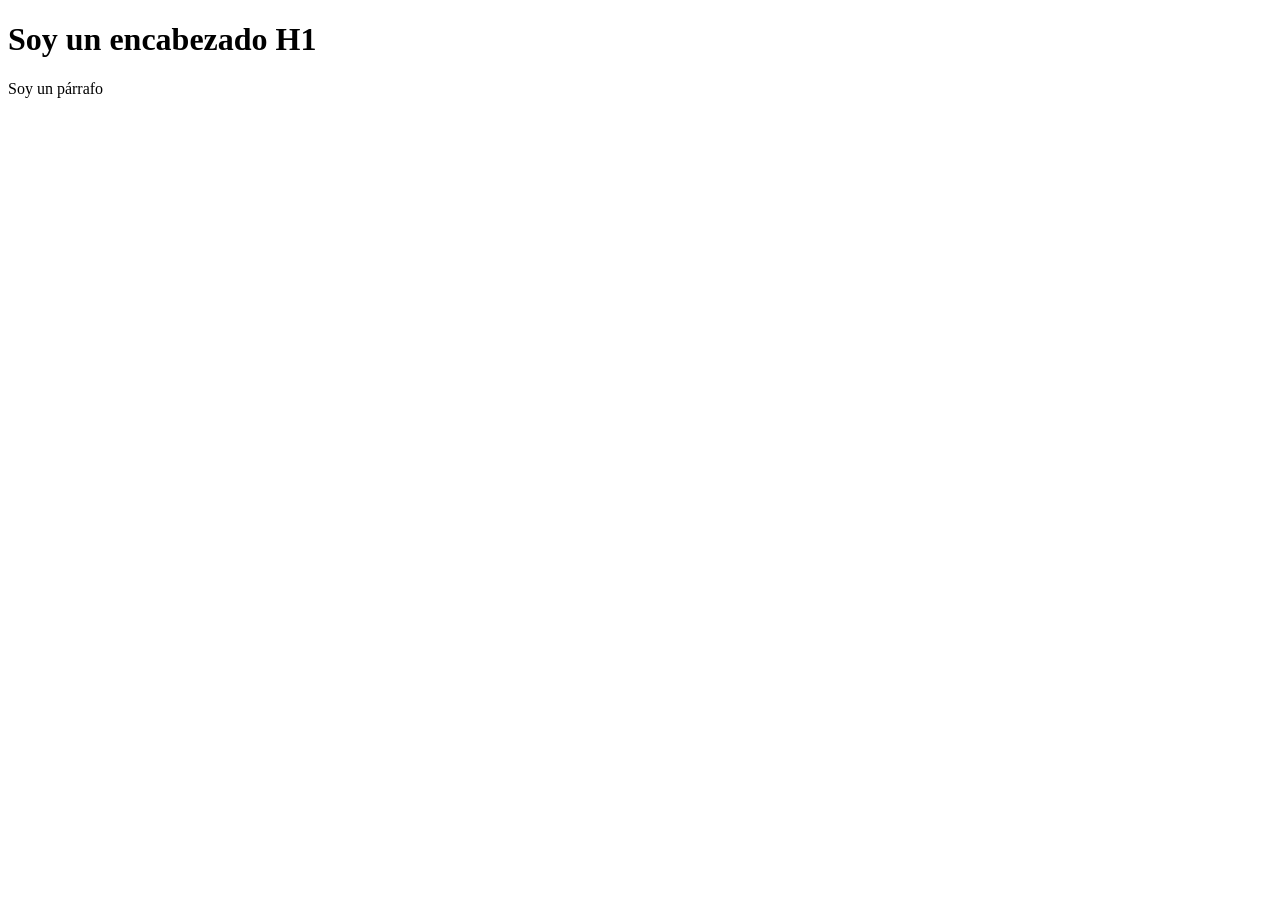
<file: Practica1/INDEX.html>
<!DOCTYPE html>
<html lang="en">
<head>
    <meta charset="UTF-8">
    <meta name="viewport" content="width=device-width, initial-scale=1.0">
    <title>Document</title>
</head>
<body>
    <h1>Soy un encabezado H1</h1>
    <p>Soy un párrafo</p>
</body>
</html>
</file>
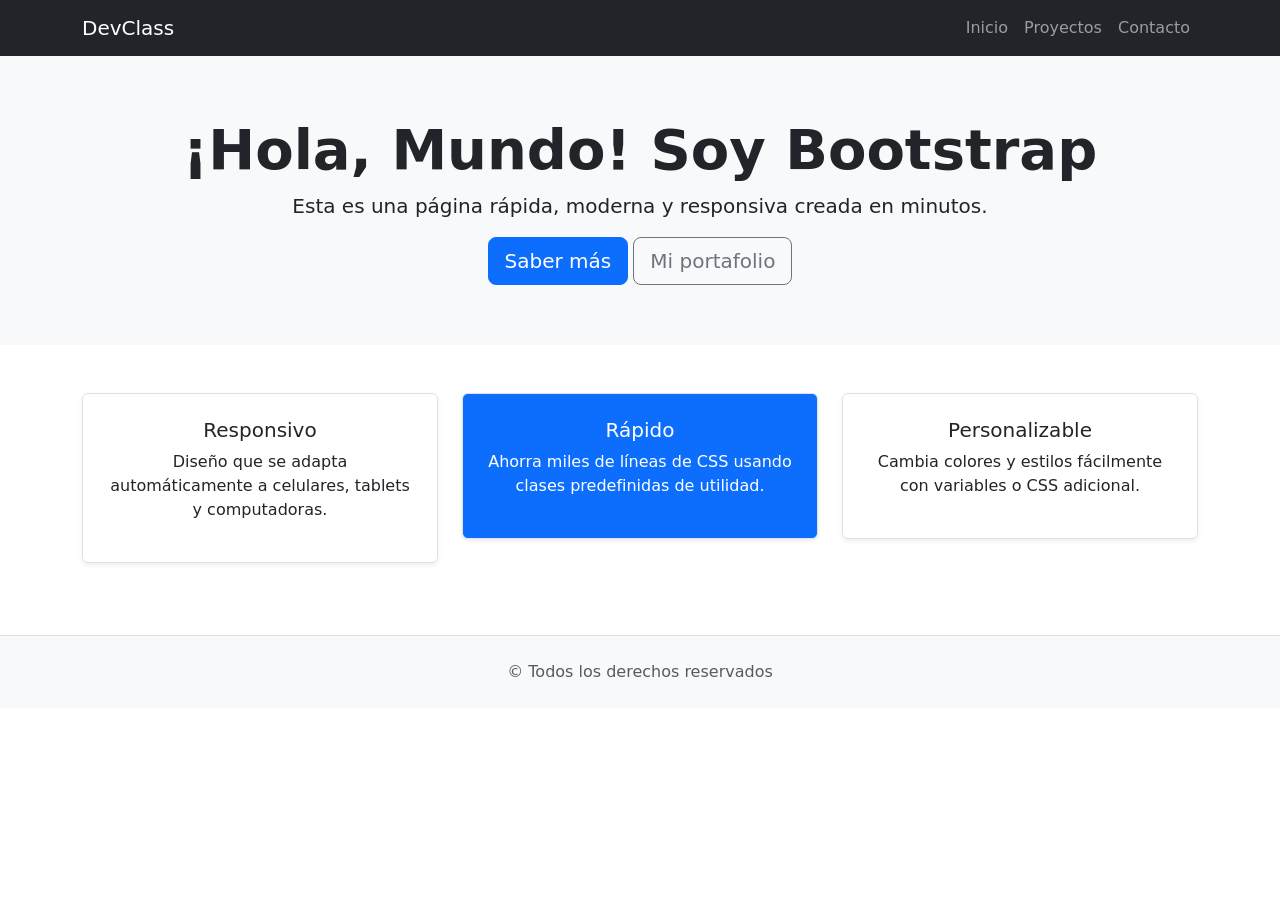
<file: Practica1Bootstrap/index.html>
<!DOCTYPE html>
<html lang="es">
<head>
<meta charset="UTF-8">
<meta name="viewport" content="width=device-width, initial-scale=1.0">
<title>Mi Primera Página con Bootstrap</title>
<link href="https://cdn.jsdelivr.net/npm/bootstrap@5.3.0/dist/css/bootstrap.min.css" rel="stylesheet">
<script src="https://cdn.jsdelivr.net/npm/bootstrap@5.3.0/dist/js/bootstrap.bundle.min.js"></script>
<style>
.hero-section {
background-color: #f8f9fa;
padding: 60px 0;
}
</style>
</head>
<nav class="navbar navbar-expand-lg navbar-dark bg-dark">
<div class="container">
<a class="navbar-brand" href="#">DevClass</a>
<button class="navbar-toggler" type="button" data-bs-toggle="collapse" data-bs
target="#navbarNav">
<span class="navbar-toggler-icon"></span>
</button>
<div class="collapse navbar-collapse" id="navbarNav">
<ul class="navbar-nav ms-auto">
<li class="nav-item"><a class="nav-link" href="#">Inicio</a></li>
<li class="nav-item"><a class="nav-link" href="#">Proyectos</a></li>
<li class="nav-item"><a class="nav-link" href="#">Contacto</a></li>
</ul>
</div>
</div>
</nav>
<header class="hero-section text-center">
<div class="container">
<h1 class="display-4 fw-bold">¡Hola, Mundo! Soy Bootstrap</h1>
<p class="lead">Esta es una página rápida, moderna y responsiva creada en minutos.</p>
<a href="#" class="btn btn-primary btn-lg">Saber más</a>
<a href="#" class="btn btn-outline-secondary btn-lg">Mi portafolio</a>
</div>
</header>
<main class="container my-5">
<div class="row text-center">
<div class="col-md-4 mb-4">
<div class="p-4 border rounded shadow-sm">
<h3 class="h5">Responsivo</h3>
<p>Diseño que se adapta automáticamente a celulares, tablets y computadoras.</p>
</div>
</div>
<div class="col-md-4 mb-4">
<div class="p-4 border rounded shadow-sm bg-primary text-white">
<h3 class="h5">Rápido</h3>
<p>Ahorra miles de líneas de CSS usando clases predefinidas de utilidad.</p>
</div>
</div>
<div class="col-md-4 mb-4">
<div class="p-4 border rounded shadow-sm">
<h3 class="h5">Personalizable</h3>
<p>Cambia colores y estilos fácilmente con variables o CSS adicional.</p>
</div>
</div>
</div>
</main>
<footer class="bg-light text-center py-4 border-top">
<p class="text-muted mb-0">&copy; Todos los derechos reservados</p>
</footer>
</body>
</html>
</file>
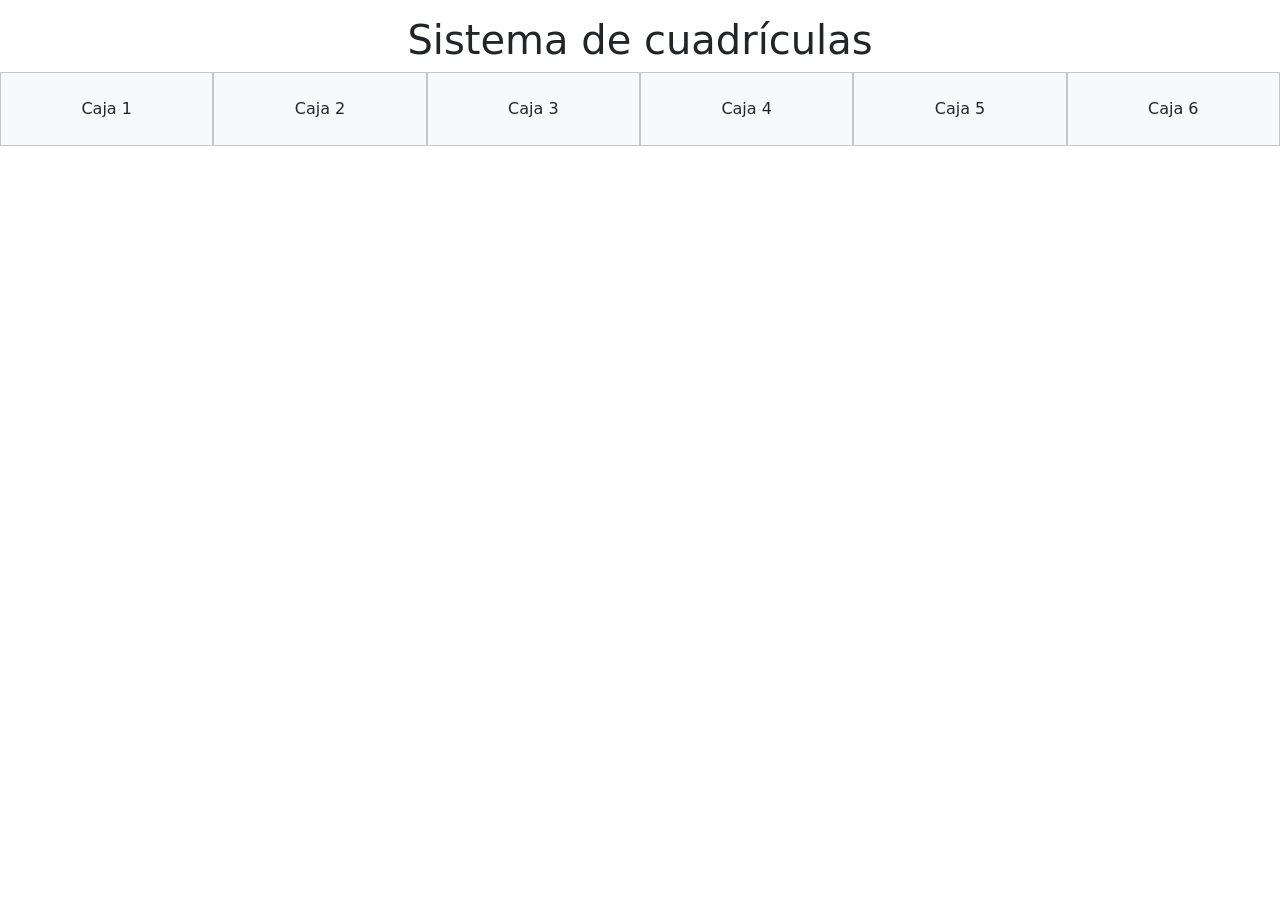
<file: Practica2Bootstrap/index.html>
<!DOCTYPE html>
<html lang="en">
<head>
<meta charset="UTF-8">
<meta name="viewport" content="width=device-width, initial-scale=1">
<title>Document</title>
<link href="https://cdn.jsdelivr.net/npm/bootstrap@5.3.0/dist/css/bootstrap.min.css"
rel="stylesheet">
<script src="https://cdn.jsdelivr.net/npm/bootstrap@5.3.0/dist/js/bootstrap.bundle.min.js"></script>
<style>
</style>
</head>
<body>
<div class="container-fluid text-center mt-3">
<h1>Sistema de cuadrículas</h1>
<div class="row align-items-start">
<div class="col-xs-12 col-sm-6 col-md-4 col-lg-2 bg-light border border-secondary-subtle p-4">Caja 1</div>
<div class="col-xs-12 col-sm-6 col-md-4 col-lg-2 bg-light border border-secondary-subtle p-4">Caja 2</div>
<div class="col-xs-12 col-sm-6 col-md-4 col-lg-2 bg-light border border-secondary-subtle p-4">Caja 3</div>
<div class="col-xs-12 col-sm-6 col-md-4 col-lg-2 bg-light border border-secondary-subtle p-4">Caja 4</div>
<div class="col-xs-12 col-sm-6 col-md-4 col-lg-2 bg-light border border-secondary-subtle p-4">Caja 5 </div>
<div class="col-xs-12 col-sm-6 col-md-4 col-lg-2 bg-light border border-secondary-subtle p-4">Caja 6</div>
</div>
</div>
</body>
</html>
</file>
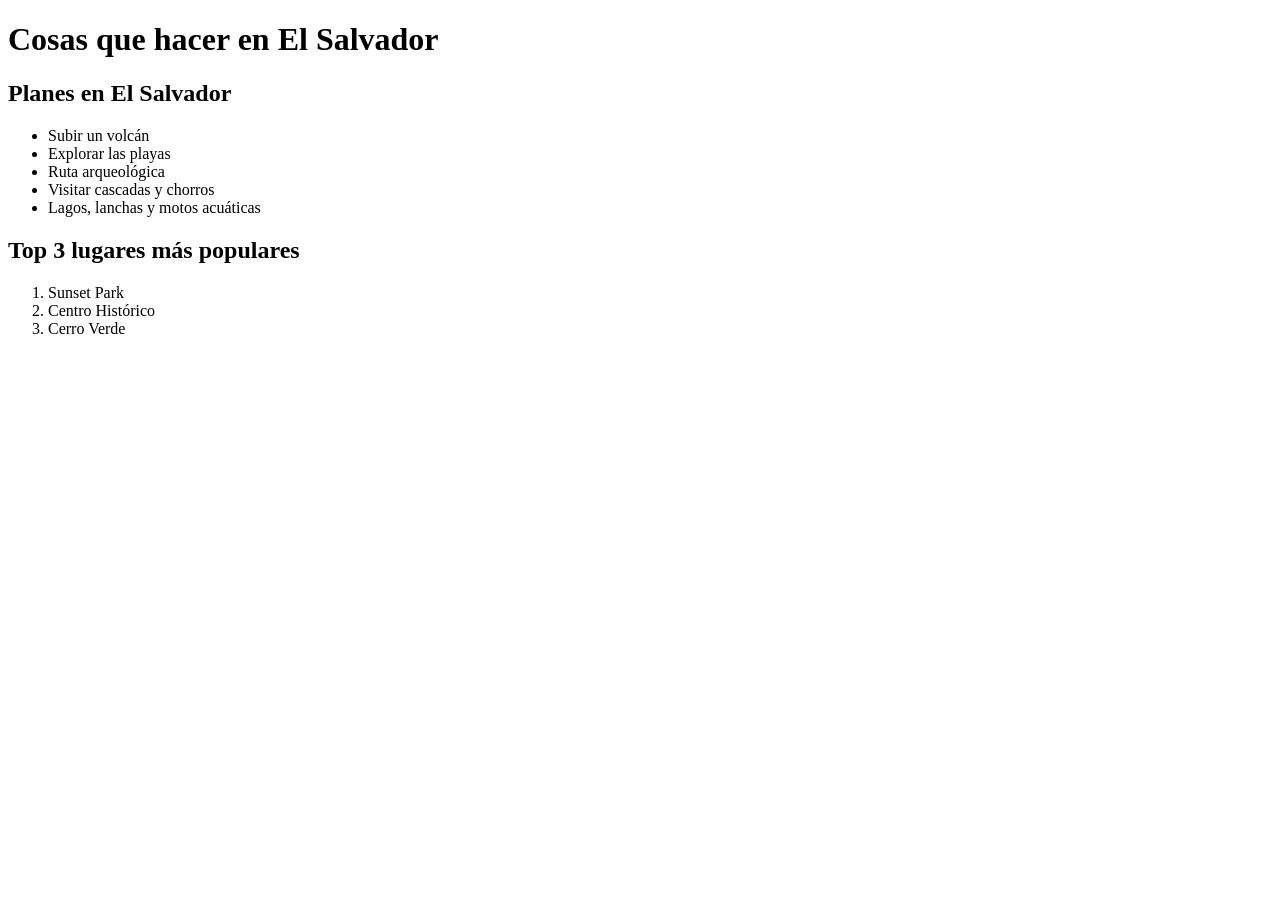
<file: Practica3A/INDEX.html>
<!DOCTYPE html>
<html lang="en">
<head>
    <meta charset="UTF-8">
    <meta name="viewport" content="width=device-width, initial-scale=1.0">
    <title>Recomendaciones en El Salvador</title>
</head>
<body>
    <h1>Cosas que hacer en El Salvador</h1>

    <h2>Planes en El Salvador</h2>
    <ul>
        <li>Subir un volcán</li>
        <li>Explorar las playas</li>
        <li>Ruta arqueológica</li>
        <li>Visitar cascadas y chorros</li>
        <li>Lagos, lanchas y motos acuáticas</li>
    </ul>

    <h2>Top 3 lugares más populares</h2>
    <ol>
        <li>Sunset Park</li>
        <li>Centro Histórico</li>
        <li>Cerro Verde</li>
    </ol>
    
</body>
</html>
</file>
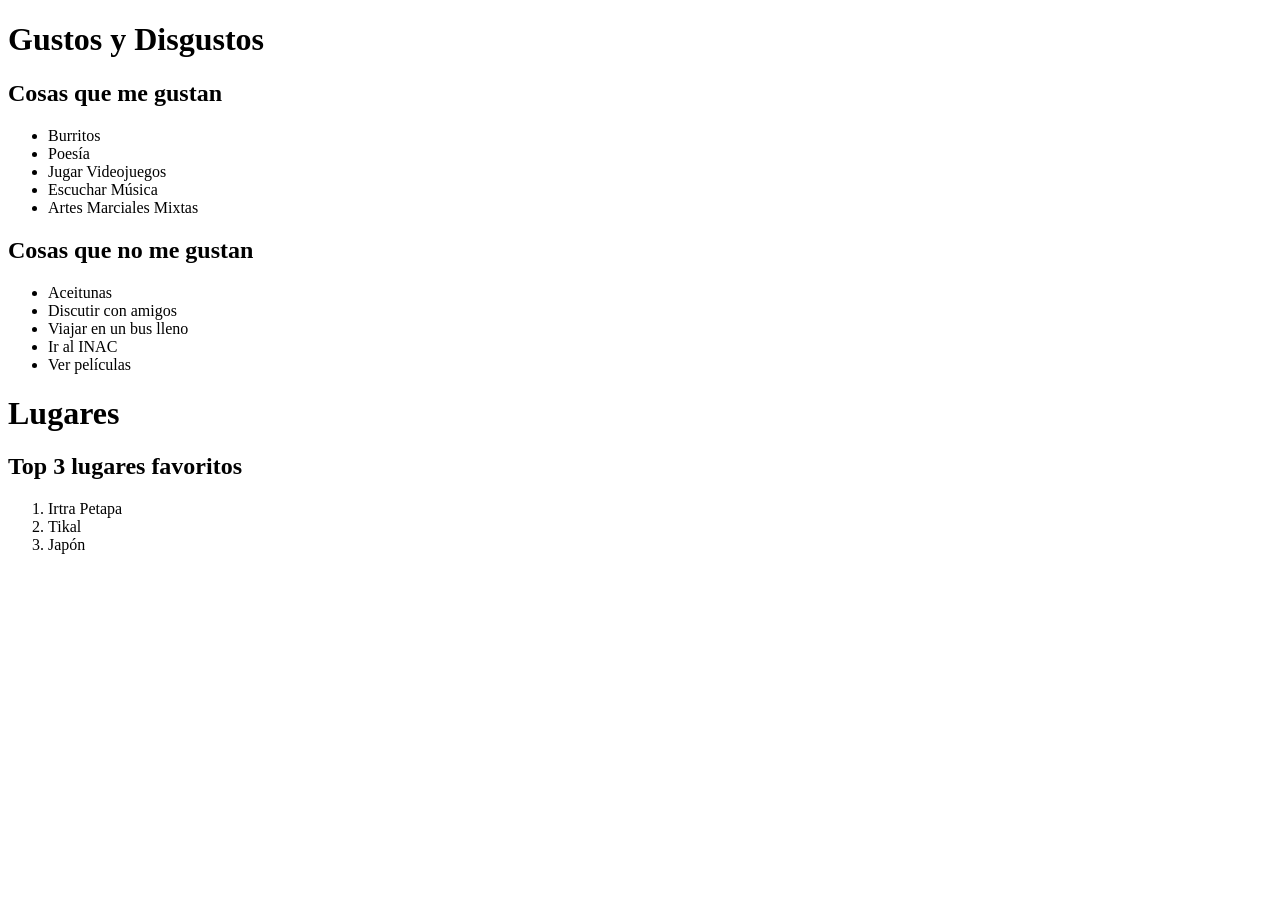
<file: Practica3B/INDEX.html>
<!DOCTYPE html>
<html lang="en">
<head>
    <meta charset="UTF-8">
    <meta name="viewport" content="width=device-width, initial-scale=1.0">
    <title>Más sobre mi</title>
</head>
<body>
   <h1>Gustos y Disgustos</h1>

    <h2>Cosas que me gustan</h2>
    <ul>
        <li>Burritos</li>
        <li>Poesía</li>
        <li>Jugar Videojuegos</li>
        <li>Escuchar Música</li>
        <li>Artes Marciales Mixtas</li>
    </ul>

    <h2>Cosas que no me gustan</h2>
    <ul>
        <li>Aceitunas</li>
        <li>Discutir con amigos</li>
        <li>Viajar en un bus lleno</li>
        <li>Ir al INAC</li>
        <li>Ver películas</li>
    </ul>

    <h1>Lugares</h1>
    
    <h2>Top 3 lugares favoritos</h2>
    <ol>
        <li>Irtra Petapa</li>
        <li>Tikal</li>
        <li>Japón</li>
    </ol>
    
</body>
</html>
</file>
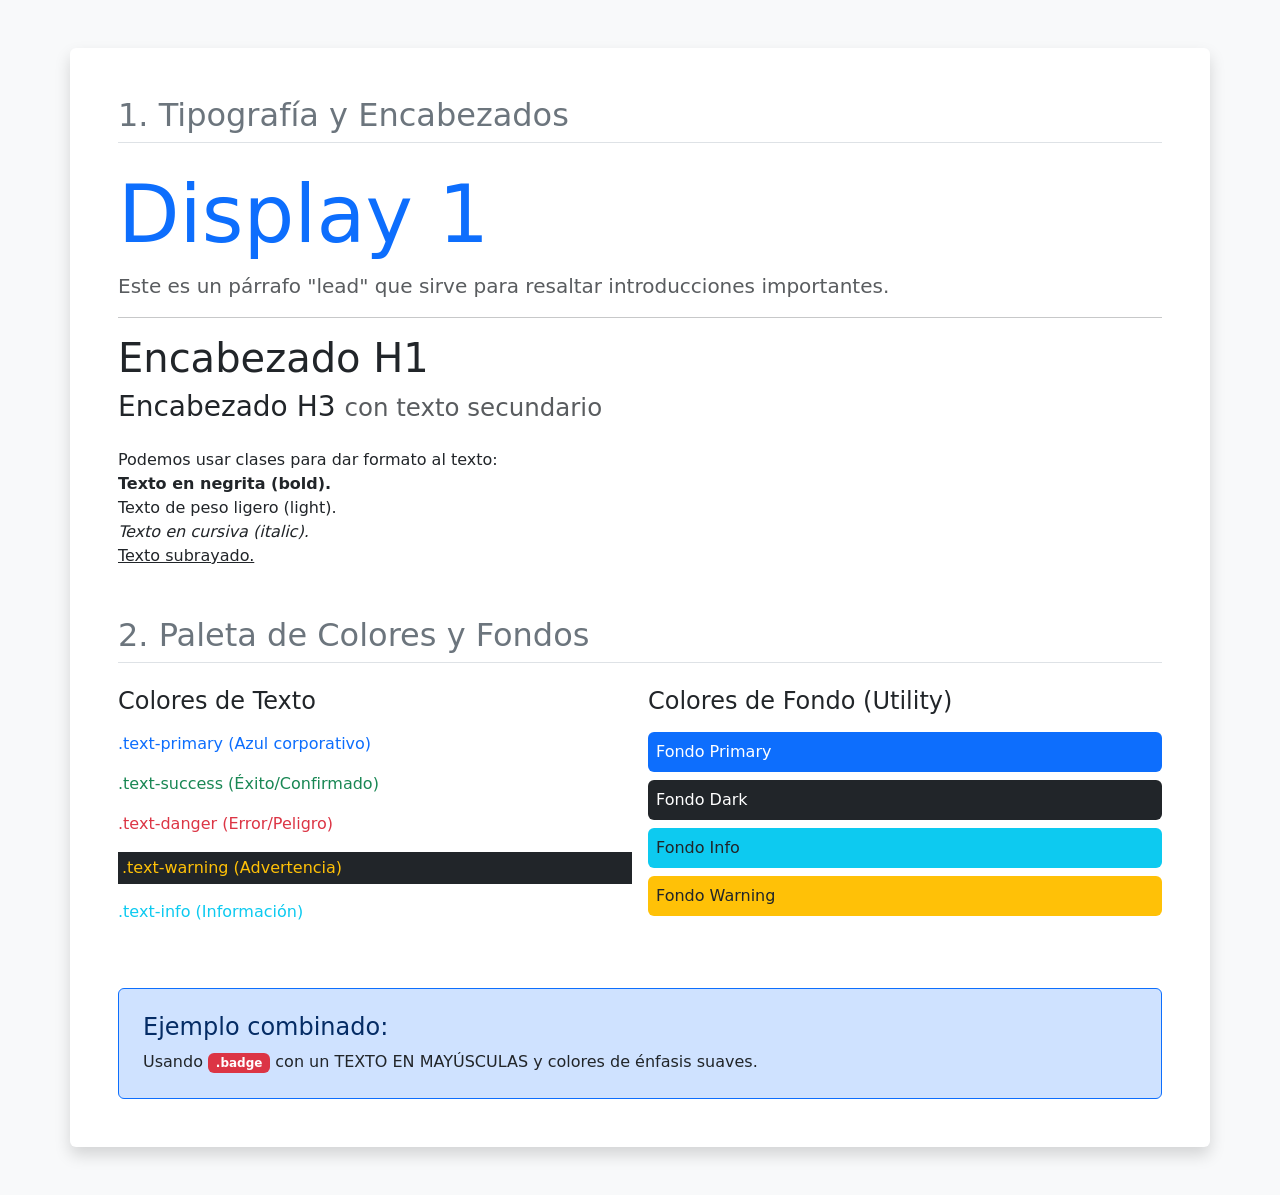
<file: Practica3Bootstrap/index.html>
<!DOCTYPE html>
<html lang="es">
<head>
<meta charset="UTF-8">
<meta name="viewport" content="width=device-width, initial-scale=1.0">
<title>Clase: Tipografía y Colores</title>
<link href="https://cdn.jsdelivr.net/npm/bootstrap@5.3.0/dist/css/bootstrap.min.css" rel="stylesheet">
</head>
<body class="bg-light">
<div class="container my-5 shadow bg-white p-5 rounded">
<section class="mb-5">
<h2 class="border-bottom pb-2 mb-4 text-secondary">1. Tipografía y Encabezados</h2>
<h1 class="display-1 text-primary">Display 1</h1>
<p class="lead text-muted">Este es un párrafo "lead" que sirve para resaltar introducciones
importantes.</p>
<hr>
<h1 class="h1">Encabezado H1</h1>
<h3 class="h3">Encabezado H3 <small class="text-body-secondary">con texto secundario</small></h3>
<p class="mt-4">
Podemos usar clases para dar formato al texto: <br>
<span class="fw-bold">Texto en negrita (bold).</span> <br>
<span class="fw-light">Texto de peso ligero (light).</span> <br>
<span class="fst-italic">Texto en cursiva (italic).</span> <br>
<span class="text-decoration-underline">Texto subrayado.</span>
</p>
</section>
<section>
<h2 class="border-bottom pb-2 mb-4 text-secondary">2. Paleta de Colores y Fondos</h2>
<div class="row g-3">
<div class="col-md-6">
<h4 class="mb-3">Colores de Texto</h4>
<p class="text-primary">.text-primary (Azul corporativo)</p>
<p class="text-success">.text-success (Éxito/Confirmado)</p>
<p class="text-danger">.text-danger (Error/Peligro)</p>
<p class="text-warning bg-dark p-1">.text-warning (Advertencia)</p>
<p class="text-info">.text-info (Información)</p>
</div>
<div class="col-md-6">
<h4 class="mb-3">Colores de Fondo (Utility)</h4>
<div class="p-2 mb-2 bg-primary text-white rounded">Fondo Primary</div>
<div class="p-2 mb-2 bg-dark text-white rounded">Fondo Dark</div>
<div class="p-2 mb-2 bg-info text-dark rounded">Fondo Info</div>
<div class="p-2 mb-2 bg-warning text-dark rounded">Fondo Warning</div>
</div>
</div>
</section>
<section class="mt-5 p-4 bg-primary-subtle border border-primary rounded">
<h4 class="text-primary-emphasis">Ejemplo combinado:</h4>
<p class="mb-0">
Usando <span class="badge bg-danger">.badge</span> con un
<span class="text-uppercase fw-black">texto en mayúsculas</span>
y colores de énfasis suaves.
</p>
</section>
</div>
<script src="https://cdn.jsdelivr.net/npm/bootstrap@5.3.0/dist/js/bootstrap.bundle.min.js"></script>
</body>
</html>
</file>
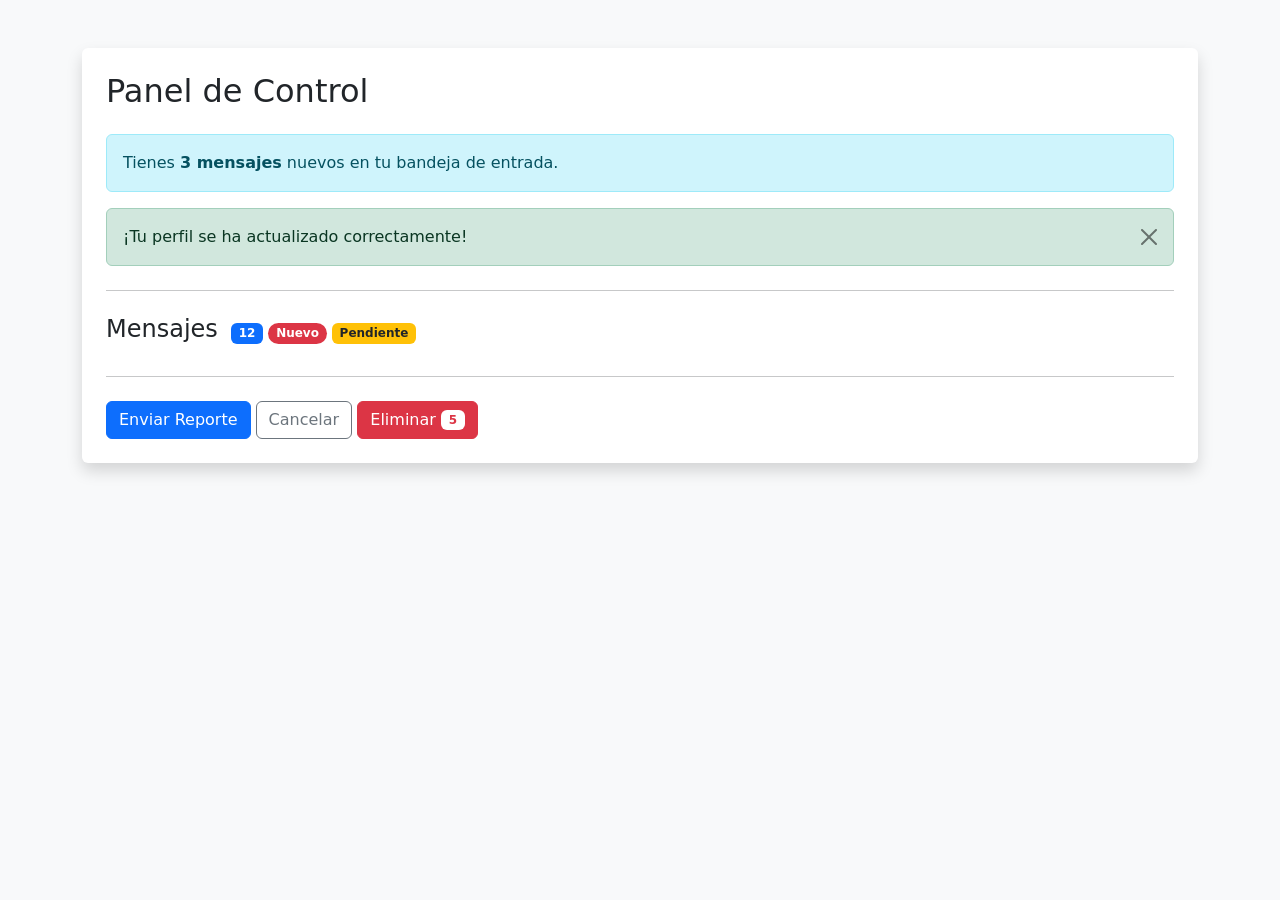
<file: Practica4Bootstrap/index.html>
<!DOCTYPE html>
<html lang="es">
<head>
<meta charset="UTF-8">
<meta name="viewport" content="width=device-width, initial-scale=1.0">
<title>Clase: Componentes Básicos</title>
<link href="https://cdn.jsdelivr.net/npm/bootstrap@5.3.0/dist/css/bootstrap.min.css" rel="stylesheet">
</head>
<body class="bg-light">
<div class="container my-5">
<div class="bg-white p-4 rounded shadow">
<h2 class="mb-4">Panel de Control</h2>
<!-- Ejemplo de Alertas-->
<div class="alert alert-info" role="alert">
Tienes <strong>3 mensajes</strong> nuevos en tu bandeja de entrada.
</div>
<div class="alert alert-success alert-dismissible fade show" role="alert">
¡Tu perfil se ha actualizado correctamente!
<button type="button" class="btn-close" data-bs-dismiss="alert"></button>
</div>
<hr class="my-4">
<!-- Ejemplo de Badges (Insignias) -->
<div class="mb-4">
<h4 class="d-inline-block me-2">Mensajes</h4>
<span class="badge bg-primary">12</span>
<span class="badge rounded-pill bg-danger">Nuevo</span>
<span class="badge bg-warning text-dark">Pendiente</span>
</div>
<hr class="my-4">
<!-- Ejemplo de Botones-->
<div class="d-grid gap-2 d-md-block">
<button class="btn btn-primary" type="button">Enviar Reporte</button>
<button class="btn btn-outline-secondary" type="button">Cancelar</button>
<button class="btn btn-danger" type="button">
Eliminar <span class="badge bg-white text-danger">5</span>
</button>
</div>
</div>
</div>
<!-- JS de Bootstrap (Necesario para que la alerta se cierre) -->
<script src="https://cdn.jsdelivr.net/npm/bootstrap@5.3.0/dist/js/bootstrap.bundle.min.js"></script>
</body>
</html>
</file>
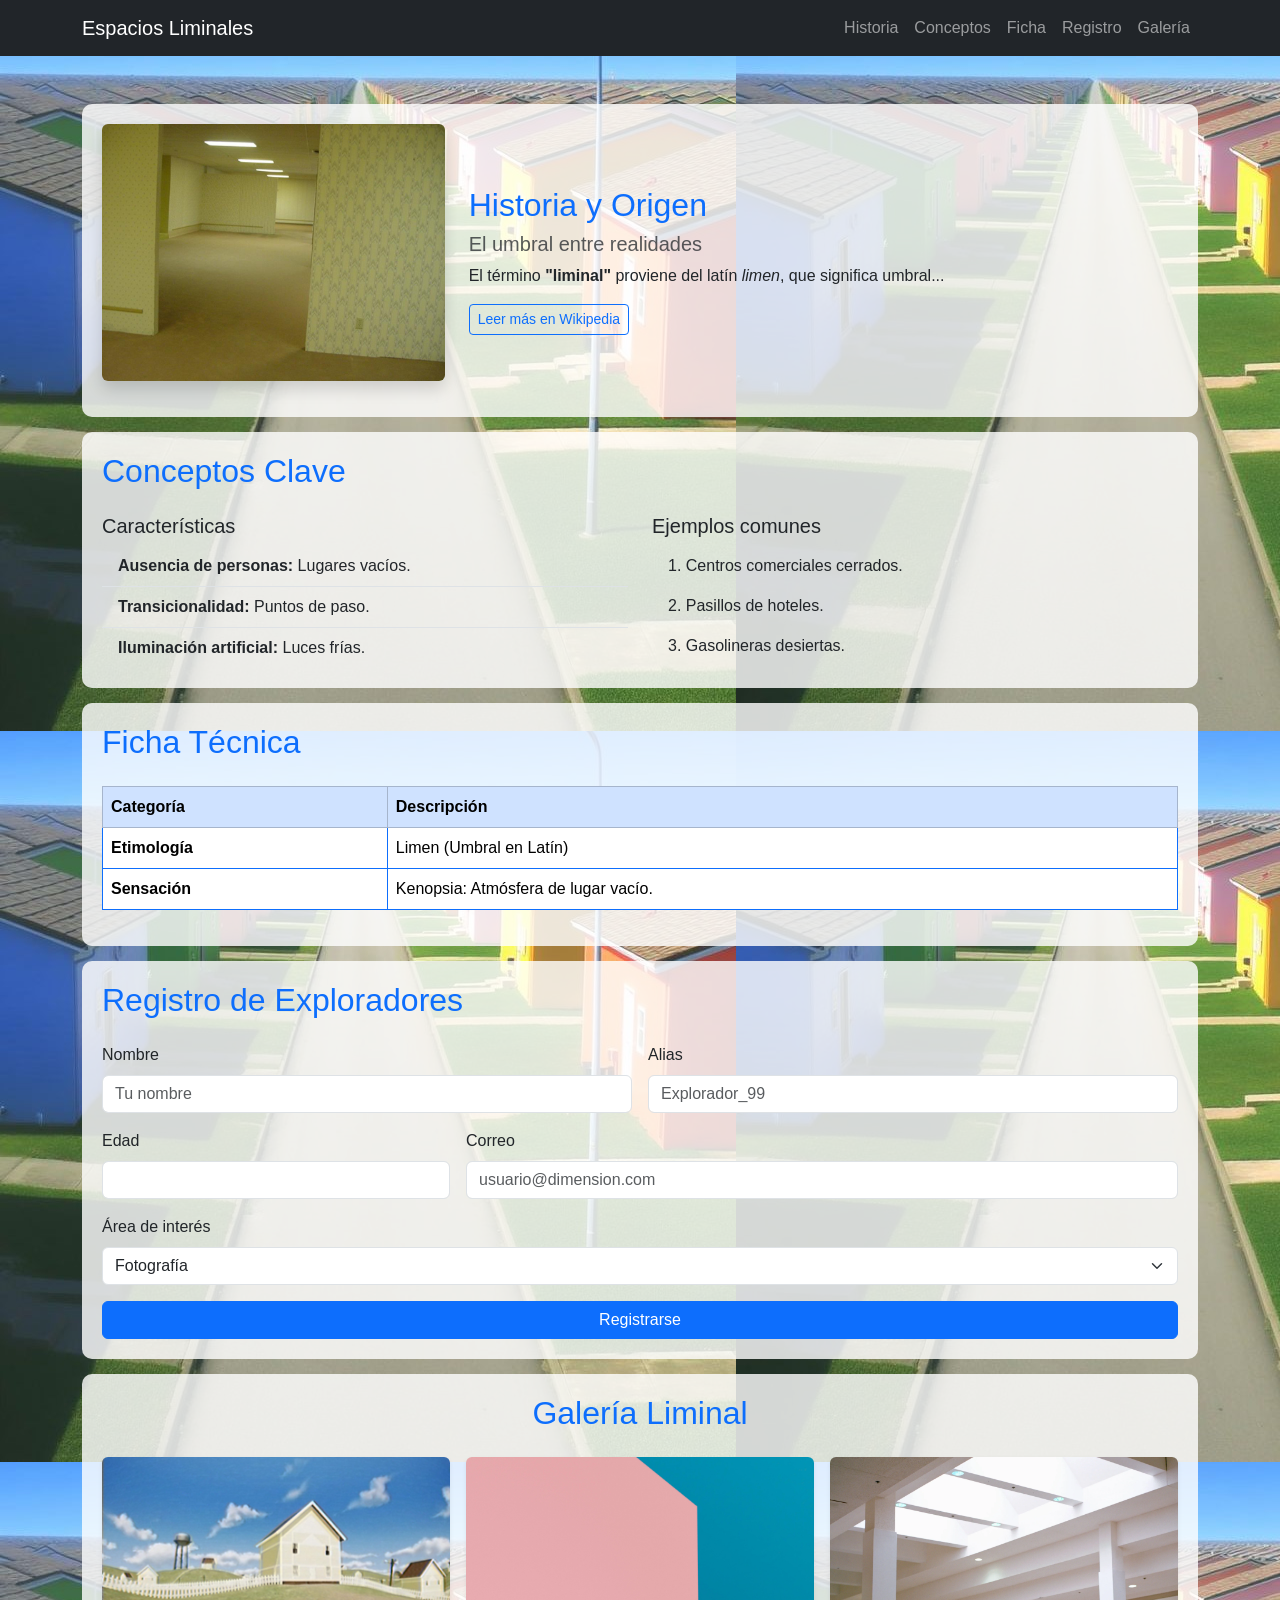
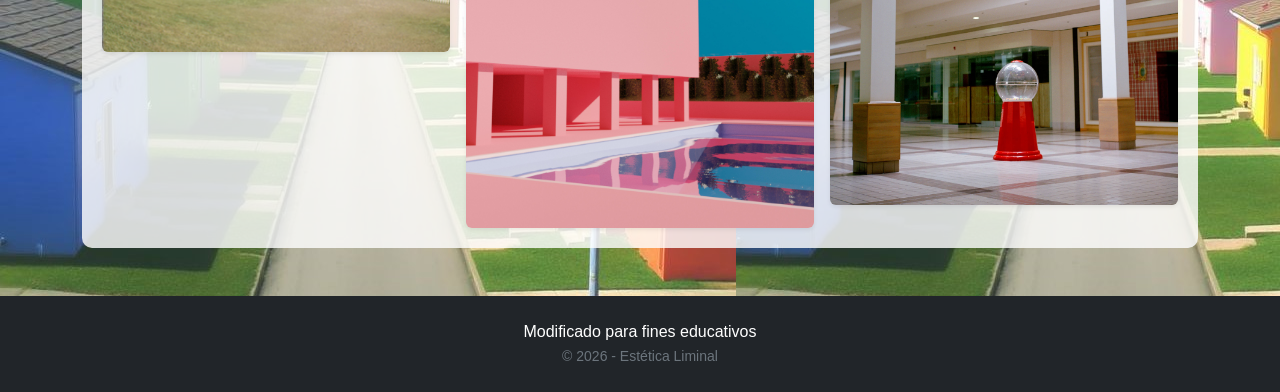
<file: Practica5Bootstrap/index.html>
<!doctype html>
<html lang="es">

<head>
    <meta charset="UTF-8" />
    <meta name="viewport" content="width=device-width, initial-scale=1.0" />
    <title>Espacios Liminales | Bootstrap Edition</title>
    
    <!-- CDN de Bootstrap 5 -->
    <link href="https://cdn.jsdelivr.net/npm/bootstrap@5.3.0/dist/css/bootstrap.min.css" rel="stylesheet">
    
    <!-- CSS para detalles específicos -->
    <link rel="stylesheet" href="css/estilos.css">
    
    
</head>

<body>
    <!-- BARRA DE NAVEGACIÓN (Componente Navbar) -->
    <nav class="navbar navbar-expand-lg navbar-dark bg-dark sticky-top">
        <div class="container">
            <a class="navbar-brand font-special" href="#">Espacios Liminales</a>
            <button class="navbar-toggler" type="button" data-bs-toggle="collapse" data-bs-target="#navbarNav">
                <span class="navbar-toggler-icon"></span>
            </button>
            <div class="collapse navbar-collapse" id="navbarNav">
                <ul class="navbar-nav ms-auto">
                    <li class="nav-item"><a class="nav-link" href="#s1">Historia</a></li>
                    <li class="nav-item"><a class="nav-link" href="#s2">Conceptos</a></li>
                    <li class="nav-item"><a class="nav-link" href="#s3">Ficha</a></li>
                    <li class="nav-item"><a class="nav-link" href="#s4">Registro</a></li>
                    <li class="nav-item"><a class="nav-link" href="#s5">Galería</a></li>
                </ul>
            </div>
        </div>
    </nav>

    <!-- CONTENEDOR PRINCIPAL -->
    <main class="container my-5">
        
        <!-- SECCIÓN 1: SISTEMA DE CUADRÍCULAS (Grid) -->
        <section id="s1" class="seccion-card">
            <div class="row align-items-center">
                <div class="col-md-4 text-center">
                    <img src="img/backrooms.jpg" class="img-fluid rounded shadow mb-3" alt="Backrooms">
                </div>
                <div class="col-md-8">
                    <h2 class="text-primary">Historia y Origen</h2>
                    <h3 class="h5 text-muted">El umbral entre realidades</h3>
                    <p>El término <strong>"liminal"</strong> proviene del latín <em>limen</em>, que significa umbral...</p>
                    <a href="https://es.wikipedia.org/wiki/Espacio_liminal" target="_blank" class="btn btn-outline-primary btn-sm">Leer más en Wikipedia</a>
                </div>
            </div>
        </section>

        <!-- SECCIÓN 2: COLUMNAS PARA CARACTERÍSTICAS -->
        <section id="s2" class="seccion-card">
            <h2 class="text-primary mb-4">Conceptos Clave</h2>
            <div class="row">
                <div class="col-lg-6">
                    <h4 class="h5"><i class="bi bi-check-circle"></i> Características</h4>
                    <ul class="list-group list-group-flush">
                        <li class="list-group-item bg-transparent"><strong>Ausencia de personas:</strong> Lugares vacíos.</li>
                        <li class="list-group-item bg-transparent"><strong>Transicionalidad:</strong> Puntos de paso.</li>
                        <li class="list-group-item bg-transparent"><strong>Iluminación artificial:</strong> Luces frías.</li>
                    </ul>
                </div>
                <div class="col-lg-6 mt-3 mt-lg-0">
                    <h4 class="h5">Ejemplos comunes</h4>
                    <ol class="list-group list-group-numbered">
                        <li class="list-group-item bg-transparent border-0">Centros comerciales cerrados.</li>
                        <li class="list-group-item bg-transparent border-0">Pasillos de hoteles.</li>
                        <li class="list-group-item bg-transparent border-0">Gasolineras desiertas.</li>
                    </ol>
                </div>
            </div>
        </section>

        <!-- SECCIÓN 3: TABLA RESPONSIVA -->
        <section id="s3" class="seccion-card">
            <h2 class="text-primary mb-4">Ficha Técnica</h2>
            <div class="table-responsive">
                <table class="table table-hover table-bordered border-primary">
                    <thead class="table-primary">
                        <tr>
                            <th>Categoría</th>
                            <th>Descripción</th>
                        </tr>
                    </thead>
                    <tbody>
                        <tr>
                            <th>Etimología</th>
                            <td>Limen (Umbral en Latín)</td>
                        </tr>
                        <tr>
                            <th>Sensación</th>
                            <td>Kenopsia: Atmósfera de lugar vacío.</td>
                        </tr>
                    </tbody>
                </table>
            </div>
        </section>

        <!-- SECCIÓN 4: FORMULARIO CON COMPONENTES DE BOOTSTRAP -->
        <section id="s4" class="seccion-card">
            <h2 class="text-primary mb-4">Registro de Exploradores</h2>
            <form action="Index.html" class="row g-3">
                <div class="col-md-6">
                    <label class="form-label">Nombre</label>
                    <input type="text" class="form-control" placeholder="Tu nombre">
                </div>
                <div class="col-md-6">
                    <label class="form-label">Alias</label>
                    <input type="text" class="form-control" placeholder="Explorador_99">
                </div>
                <div class="col-md-4">
                    <label class="form-label">Edad</label>
                    <input type="number" class="form-control">
                </div>
                <div class="col-md-8">
                    <label class="form-label">Correo</label>
                    <input type="email" class="form-control" placeholder="usuario@dimension.com">
                </div>
                <div class="col-12">
                    <label class="form-label">Área de interés</label>
                    <select class="form-select">
                        <option value="fotografia">Fotografía</option>
                        <option value="teoria">Teoría y Psicología</option>
                        <option value="backrooms">Backrooms</option>
                    </select>
                </div>
                <div class="col-12">
                    <button type="submit" class="btn btn-primary w-100">Registrarse</button>
                </div>
            </form>
        </section>

        <!-- SECCIÓN 5: GALERÍA (Grid Responsivo) -->
        <section id="s5" class="seccion-card">
            <h2 class="text-primary mb-4 text-center">Galería Liminal</h2>
            <div class="row g-3">
                <!-- Cada imagen ocupa 12 col en móvil, 6 en tablet y 4 en desktop -->
                <div class="col-12 col-md-6 col-lg-4">
                    <img src="img/eternalsuburbia.jpg" class="img-fluid rounded shadow-sm" alt="G1">
                </div>
                <div class="col-12 col-md-6 col-lg-4">
                    <img src="img/pinkbuilding.jpg" class="img-fluid rounded shadow-sm" alt="G2">
                </div>
                <div class="col-12 col-md-6 col-lg-4">
                    <img src="img/Xiao-LiminalSpaces.jpg" class="img-fluid rounded shadow-sm" alt="G3">
                </div>
            </div>
        </section>
    </main>

    <!-- FOOTER -->
    <footer class="bg-dark text-white text-center py-4 mt-5">
        <p class="mb-0">Modificado para fines educativos</p>
        <small class="text-secondary">© 2026 - Estética Liminal</small>
    </footer>

    <!-- JS de Bootstrap (necesario para el menú colapsable) -->
    <script src="https://cdn.jsdelivr.net/npm/bootstrap@5.3.0/dist/js/bootstrap.bundle.min.js"></script>
</body>
</html>
</file>
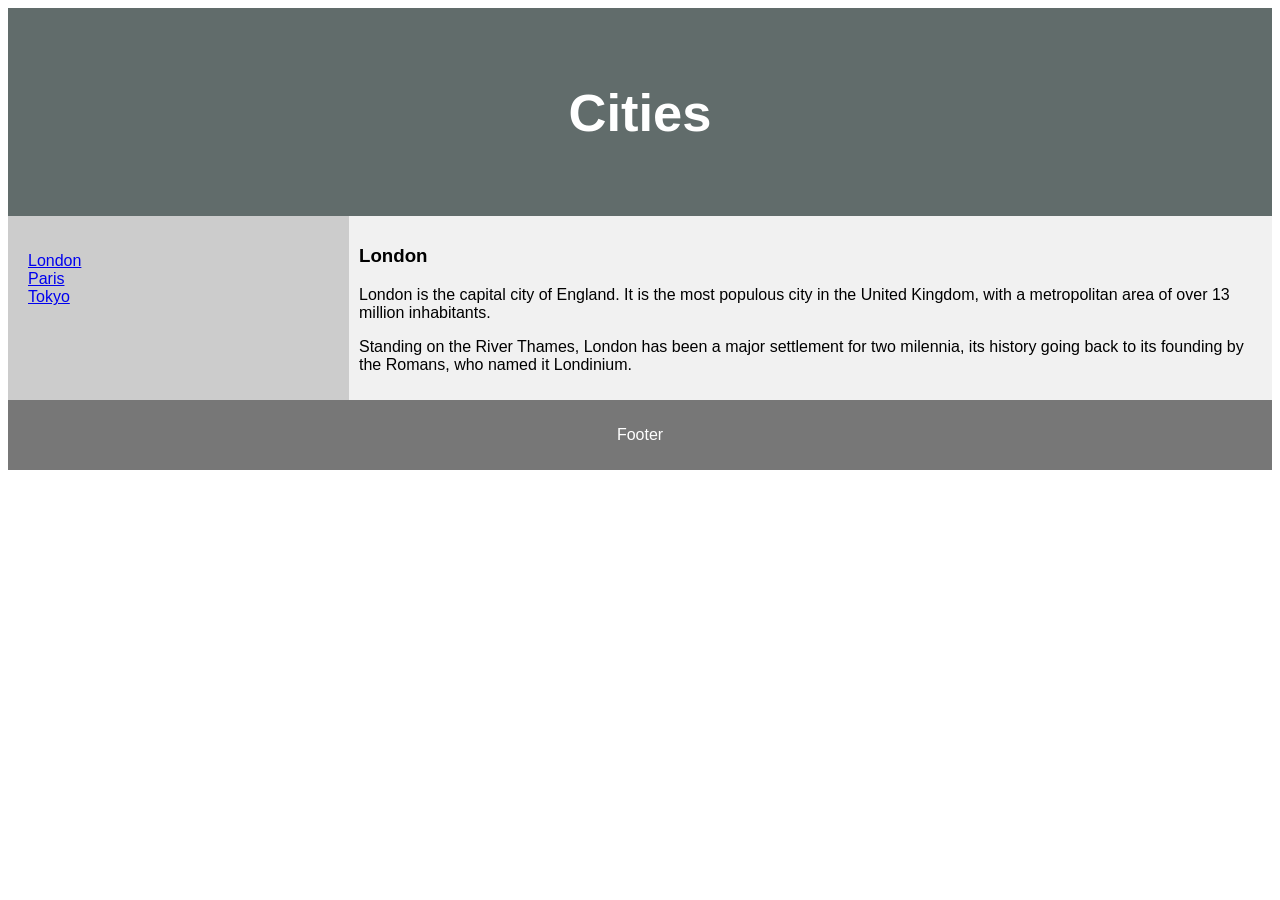
<file: Practica7/Index.html>
<!DOCTYPE html>
<html lang="en">
<head>
    <meta charset="UTF-8">
    <meta name="viewport" content="width=device-width, initial-scale=1.0">
    <title>Document</title>
    <link rel="stylesheet" href="css/estilos.css">
</head>
<body>
    <header>
        <h2>Cities</h2>
    </header>

<section>
    <nav>
        <ul>
            <li><a href="#">London</a></li>
            <li><a href="#">Paris</a></li>
            <li><a href="#">Tokyo</a></li>
        </ul>
    </nav>

<article>
    <h1>London</h1>

    <p>London is the capital city of England. It is the most populous city in the 
       United Kingdom, with a metropolitan area of over 13 million inhabitants.</p>

    <p>Standing on the River Thames, London has been a major settlement for two
       milennia, its history going back to its founding by the Romans, who
       named it Londinium.</p>
</article>
</section>

<footer>
    <p>Footer</p>
</footer>
</body>
</html>
</file>
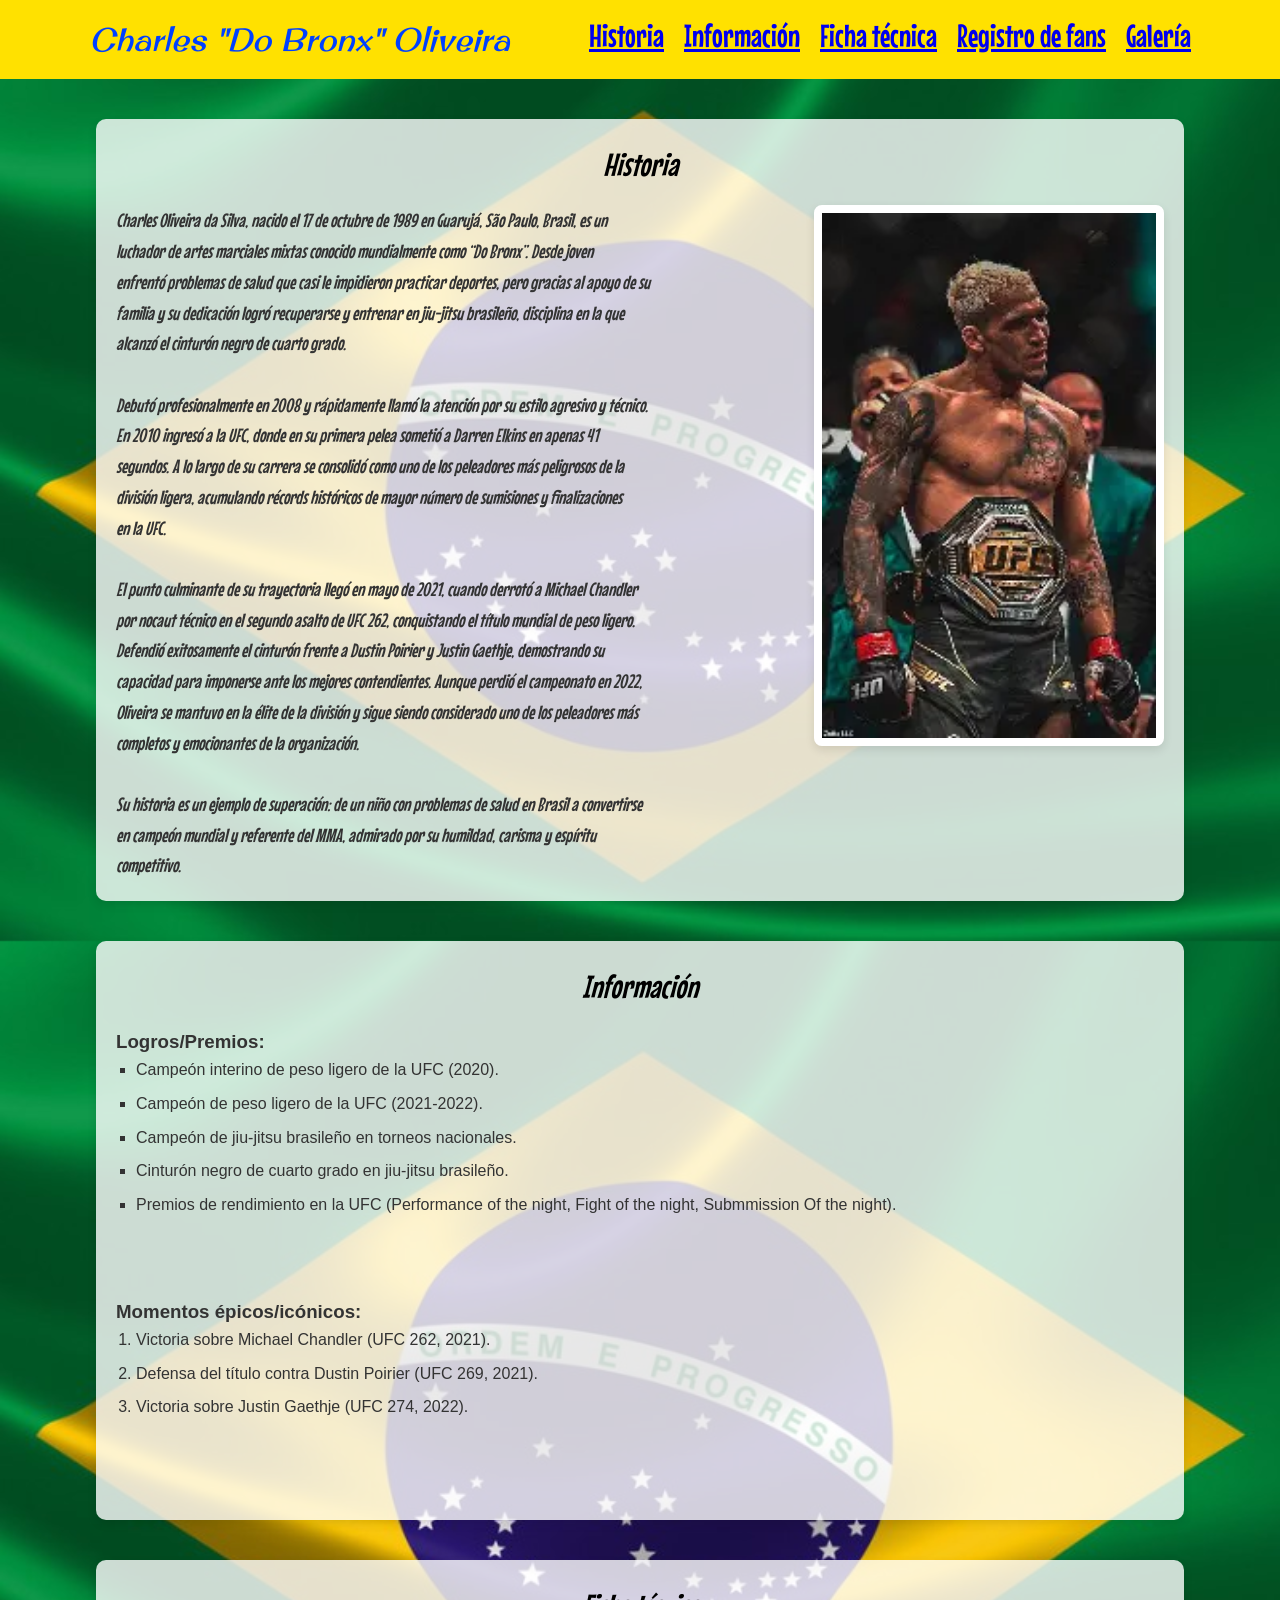
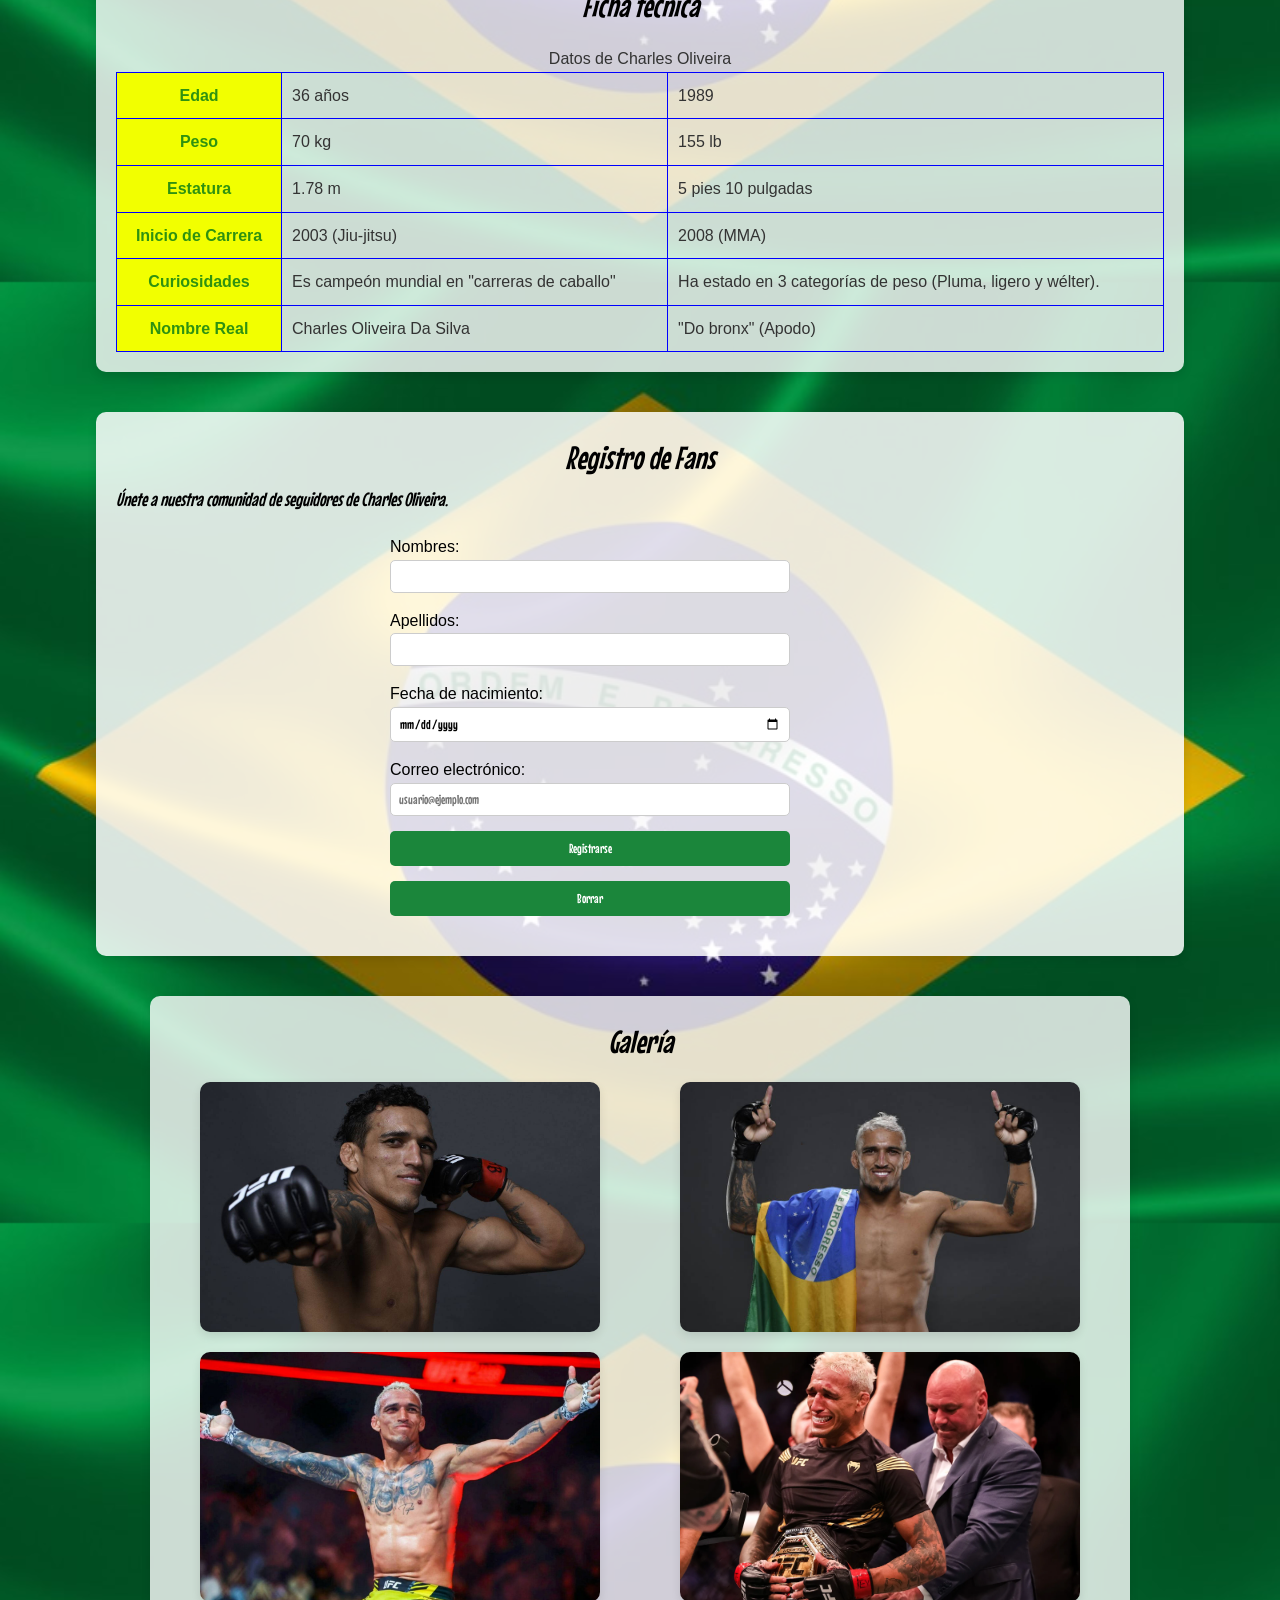
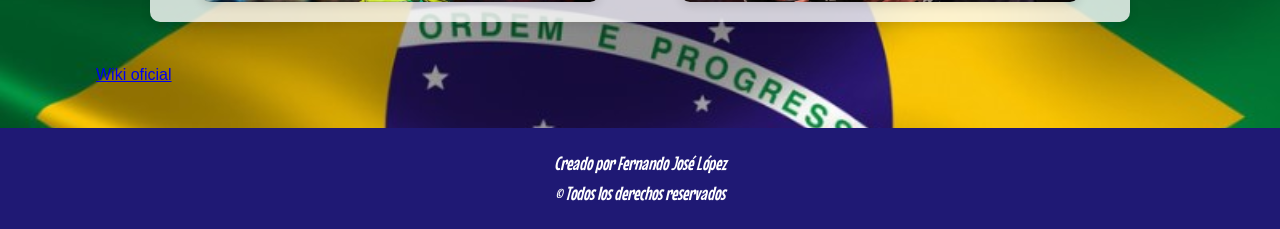
<file: Proyecto1A/INDEX.html>
<!DOCTYPE html>
<html lang="en">
<head>
    <meta charset="UTF-8">
    <meta name="viewport" content="width=device-width, initial-scale=1.0">
    <title>Document</title>
    <link rel="stylesheet" href="css/estilos.css">
    <style>
        table,th,td {
            border: 1px solid black;
            border-collapse: collapse;
        }
    </style>
    <link rel="preconnect" href="https://fonts.googleapis.com">
<link rel="preconnect" href="https://fonts.gstatic.com" crossorigin>
<link href="https://fonts.googleapis.com/css2?family=Original+Surfer&display=swap" rel="stylesheet">

<link rel="preconnect" href="https://fonts.googleapis.com">
<link rel="preconnect" href="https://fonts.gstatic.com" crossorigin>
<link href="https://fonts.googleapis.com/css2?family=Mouse+Memoirs&family=Original+Surfer&display=swap" rel="stylesheet">
</head>
<body>
<header> 
<h1>Charles "Do Bronx" Oliveira</h1> 
<nav> 
<ul> 
    <li><a href="#s1" >Historia</a></li> 
    <li><a href="#s2" >Información</a></li> 
    <li><a href="#s3" >Ficha técnica</a></li> 
    <li><a href="#s4" >Registro de fans</a></li> 
    <li><a href="#s5" >Galería</a></li> 
</ul> 
</nav> 
</header>

<main> 
<section> 
<h2 id="s1">Historia</h2> 
<img src="IMG/Charles.webp" alt="Charles" class="imgpeq">
<p>Charles Oliveira da Silva, nacido el 17 de octubre de 1989 en Guarujá, São Paulo, Brasil, es un <br> luchador de artes marciales mixtas conocido mundialmente como “Do Bronx”. Desde joven <br> enfrentó problemas de salud que casi le impidieron practicar deportes, pero gracias al apoyo de su <br> familia y su dedicación logró recuperarse y entrenar en jiu-jitsu brasileño, disciplina en la que <br> alcanzó el cinturón negro de cuarto grado.<br>
<br>Debutó profesionalmente en 2008 y rápidamente llamó la atención por su estilo agresivo y técnico. <br> En 2010 ingresó a la UFC, donde en su primera pelea sometió a Darren Elkins en apenas 41 <br> segundos. A lo largo de su carrera se consolidó como uno de los peleadores más peligrosos de la <br> división ligera, acumulando récords históricos de mayor número de sumisiones y finalizaciones <br> en la UFC. <br>
<br>El punto culminante de su trayectoria llegó en mayo de 2021, cuando derrotó a Michael Chandler <br> por nocaut técnico en el segundo asalto de UFC 262, conquistando el título mundial de peso ligero. <br> Defendió exitosamente el cinturón frente a Dustin Poirier y Justin Gaethje, demostrando su <br> capacidad para imponerse ante los mejores contendientes. Aunque perdió el campeonato en 2022, <br> Oliveira se mantuvo en la élite de la división y sigue siendo considerado uno de los peleadores más <br> completos y emocionantes de la organización. <br>
<br>Su historia es un ejemplo de superación: de un niño con problemas de salud en Brasil a convertirse <br> en campeón mundial y referente del MMA, admirado por su humildad, carisma y espíritu <br> competitivo.</p>
</section> 
         
<section> 
 <h2 id="s2">Información</h2> 
 <h3>Logros/Premios:</h3>
 <ul>
    <li style="list-style-type: square;">Campeón interino de peso ligero de la UFC (2020). </li>
    <li style="list-style-type: square;">Campeón de peso ligero de la UFC (2021-2022). </li>
    <li style="list-style-type: square;">Campeón de jiu-jitsu brasileño en torneos nacionales. </li>
    <li style="list-style-type: square;">Cinturón negro de cuarto grado en jiu-jitsu brasileño. </li>
    <li style="list-style-type: square;">Premios de rendimiento en la UFC (Performance of the night, Fight of the night, Submmission Of the night). </li>
 </ul>

 <h3>Momentos épicos/icónicos:</h3>
 <ol>
    <li type="1">Victoria sobre Michael Chandler (UFC 262, 2021).</li>
    <li type="1">Defensa del título contra Dustin Poirier (UFC 269, 2021).</li>
    <li type="1">Victoria sobre Justin Gaethje (UFC 274, 2022).</li>
 </ol>
        </section>       
                 
<section class="ficha"> 
<h2 id="s3">Ficha técnica</h2> 
    <table style="width: 100%;">
<caption>Datos de Charles Oliveira</caption>
<tr>
    <th>Edad</th>
    <td>36 años</td>
    <td>1989</td>
</tr>
<tr>
    <th>Peso</th>
    <td>70 kg</td>
    <td>155 lb</td>
</tr>
<tr>
    <th>Estatura</th>
    <td>1.78 m</td>
    <td>5 pies 10 pulgadas</td>
</tr>
<tr>
    <th>Inicio de Carrera</th>
    <td>2003 (Jiu-jitsu)</td>
    <td>2008 (MMA)</td>
</tr>
<tr>
    <th>Curiosidades</th>
    <td>Es campeón mundial en "carreras de caballo"</td>
    <td>Ha estado en 3 categorías de peso (Pluma, ligero y wélter).</td>
</tr>
<tr>
    <th>Nombre Real</th>
    <td>Charles Oliveira Da Silva</td>
    <td>"Do bronx" (Apodo)</td>
</tr>
    </table>
</section>     
                 
<section id="s4" class="registro">
  <h2>Registro de Fans</h2>
  <p>Únete a nuestra comunidad de seguidores de Charles Oliveira.</p>

  <form>
    <label for="nombre">Nombres:</label>
    <input type="text" id="nombre" name="nombre">

    <label for="apellido">Apellidos:</label>
    <input type="text" id="apellido" name="apellido">

    <label for="fecha">Fecha de nacimiento:</label>
    <input type="date" id="fecha" name="fecha">

    <label for="correo">Correo electrónico:</label>
    <input type="email" id="correo" name="correo" placeholder="usuario@ejemplo.com">

    <input type="submit" value="Registrarse">
    <input type="reset" value="Borrar">
  </form>
</section>  
                 
<section class="galeria"> 
 <h2 id="s5">Galería</h2>
 <div class="contenedor-galeria">
<img src="IMG/1.jpg" width="300" height="200" alt="inicio">
<img src="IMG/2.jpg" width="300" height="200" alt="aura">
<img src="IMG/3.jpg" width="300" height="200" alt="medio">
<img src="IMG/4.webp" width="300" height="200" alt="champ">
</div>
</section>  

<a href="https://es.wikipedia.org/wiki/Charles_Oliveira?utm_source=copilot.com" target="_blank">Wiki oficial</a>
    </main> 
     
    <footer> 
        <p>Creado por Fernando José López</p> 
        <p>© Todos los derechos reservados</p> 
    </footer> 
   
</body>
</html>
</file>
<file: Practica5Bootstrap/css/estilos.css>
/* Estilos especificos */
body {
    font-family: 'Inter', sans-serif;
    background-image: url(../img/suburbiavertical.jpg);
    background-repeat: repeat;
}

section {
    
    padding: 20px;
    background-color: #ffffffce;
    border-radius: 10px;
    
}

#s1, #s2, #s3, #s4, #s5 {
    margin-bottom: 15px;
    
}
</file>
<file: Practica7/css/estilos.css>
* {
  box-sizing: border-box;
}

body {
  font-family: Arial, Helvetica, sans-serif;
}

/* Style the header */
header {
  background-color: #616c6b;
  padding: 30px;
  text-align: center;
  font-size: 35px;
  color: white;
}

/* Container for flexboxes */   
section {
  display: -webkit-flex;
  display: flex;
}

/* Style the navigation menu */
nav {
  -webkit-flex: 1;
  -ms-flex: 1;
  flex: 1;
  background: #ccc;
  padding: 20px;
}

/* Style the list inside the menu */
nav ul {
  list-style-type: none;
  padding: 0;
}

/* Style the content */
article {
  -webkit-flex: 3;
  -ms-flex: 3;
  flex: 3;
  background-color: #f1f1f1;
  padding: 10px;
}

/* Style the footer */
footer {
  background-color: #777;
  padding: 10px;
  text-align: center;
  color: white;
}

/* Responsive layout - makes the menu and the content (inside the section) sit on top of each other instead of next to each other */
@media (max-width: 600px) {
  section {
    -webkit-flex-direction: column;
    flex-direction: column;
  }
}
</file>
<file: Proyecto1A/css/estilos.css>
h1{
    font-family: "Original Surfer", sans-serif;
    font-weight: 400;
    font-style: italic;
    font-size: 2rem;
}
h2{
    font-family: "Mouse Memoirs", sans-serif;
    font-weight: 400;
    font-style: italic;
    font-size: 2rem;
}
p {
    font-family: "Mouse Memoirs", sans-serif;
    font-weight: 400;
    font-style: italic;
    font-size: 1.2rem;
    line-height: 1.6;
    text-align: justify;
}
* {
margin: 0;
padding: 0;
box-sizing: border-box;
}
body {
font-family: 'Inter', sans-serif;
background-image: url(../IMG/brazil-flag.jpg);
background-size: contain;
color: #333333;
line-height: 1.6;
}
header {
background-color: #ffe100;
color: #0040ff;
padding: 10px;
position: sticky;
top: 0;
z-index: 1000; 
display: flex;
flex-direction: row;
align-items: center;
justify-content: space-evenly; 
}
nav ul {
  display: flex;
  flex-direction: row;
  gap: 20px;    
  list-style: none; 
  padding: 0;
  margin: 0;
  font-family: "Mouse Memoirs", sans-serif;
  font-weight: 200;
  font-size: 2rem;
}
.link {
text-decoration: none;
color: #0b4711;
padding: 8px 15px;
border-radius: 5px;
transition: 0.3s;
}
.link:hover {
background-color: #c0b73d;
}
main {
width: 85%;
max-width: 1200px;
margin: auto;
}
section {
    margin: 40px 0;
    padding: 20px;
    background-color: rgba(255, 255, 255, 0.8);
    border-radius: 10px;
    box-shadow: 0 4px 10px rgba(0,0,0,0.1);
}
.imgpeq {
    float: right; 
    margin: 0 0 20px 20px;
    width: 350px; 
    border: solid white 8px;
    box-shadow: 0 4px 10px rgba(0,0,0,0.1);
    border-radius: 8px;        
}
#s1, #s2, #s3, #s4, #s5 {
margin-bottom: 15px;
color: #000000;
text-align: center;
}
ul, ol {
margin-left: 20px;
margin-bottom: 80px;
}
li {
margin-bottom: 8px;
}
.ficha table {
width: 100%;
border-collapse: collapse;
}
.ficha th, .ficha td {
border: 1px solid #0000ff;
padding: 10px;
}
.ficha th {
background-color: #f2ff00;
color: rgb(47, 146, 16);
}
.registro {
  margin: 40px 0;
  padding: 20px;
  background-color: rgba(255,255,255,0.85);
  border-radius: 10px;
  box-shadow: 0 4px 10px rgba(0,0,0,0.1);
}
form {
  margin: 20px auto;
  width: 80%; 
  max-width: 500px;
  text-align: left;
}
input {
  display: block;
  width: 100%;
  max-width: 400px;
  padding: 8px;
  margin-bottom: 15px;
  border: 1px solid #ccc;
  border-radius: 5px;
  font-family: "Mouse Memoirs", sans-serif;
}
input[type="submit"], input[type="reset"] {
  background-color: #1b863b;
  color: white;
  border: none;
  cursor: pointer;
  padding: 10px 20px;
  margin-right: 10px;
  border-radius: 5px;
  transition: background-color 0.3s ease;
}
input[type="submit"]:hover, input[type="reset"]:hover {
  background-color: #ffff00;
}
.galeria {
  margin: 40px auto;
  width: 90%; 
  text-align: center;
}
.contenedor-galeria {
  display: grid; 
  grid-template-columns: repeat(2, 1fr);
  gap: 20px; 
  justify-items: center; 
}
.contenedor-galeria img {
  width: 100%;
  max-width: 400px;
  height: 250px;
  object-fit: cover;
  border-radius: 10px;
  box-shadow: 0 4px 10px rgba(0,0,0,0.1);
  transition: transform 0.3s;
}
.contenedor-galeria img:hover {
  transform: scale(1.05);
}
/* =========================
FOOTER
========================= */
footer {
  display: flex;
  flex-direction: column;
  justify-content: center;
  align-items: center;
  padding: 20px;
  background-color: #1f1974;
  color: white;
  margin-top: 40px;
}
</file>
